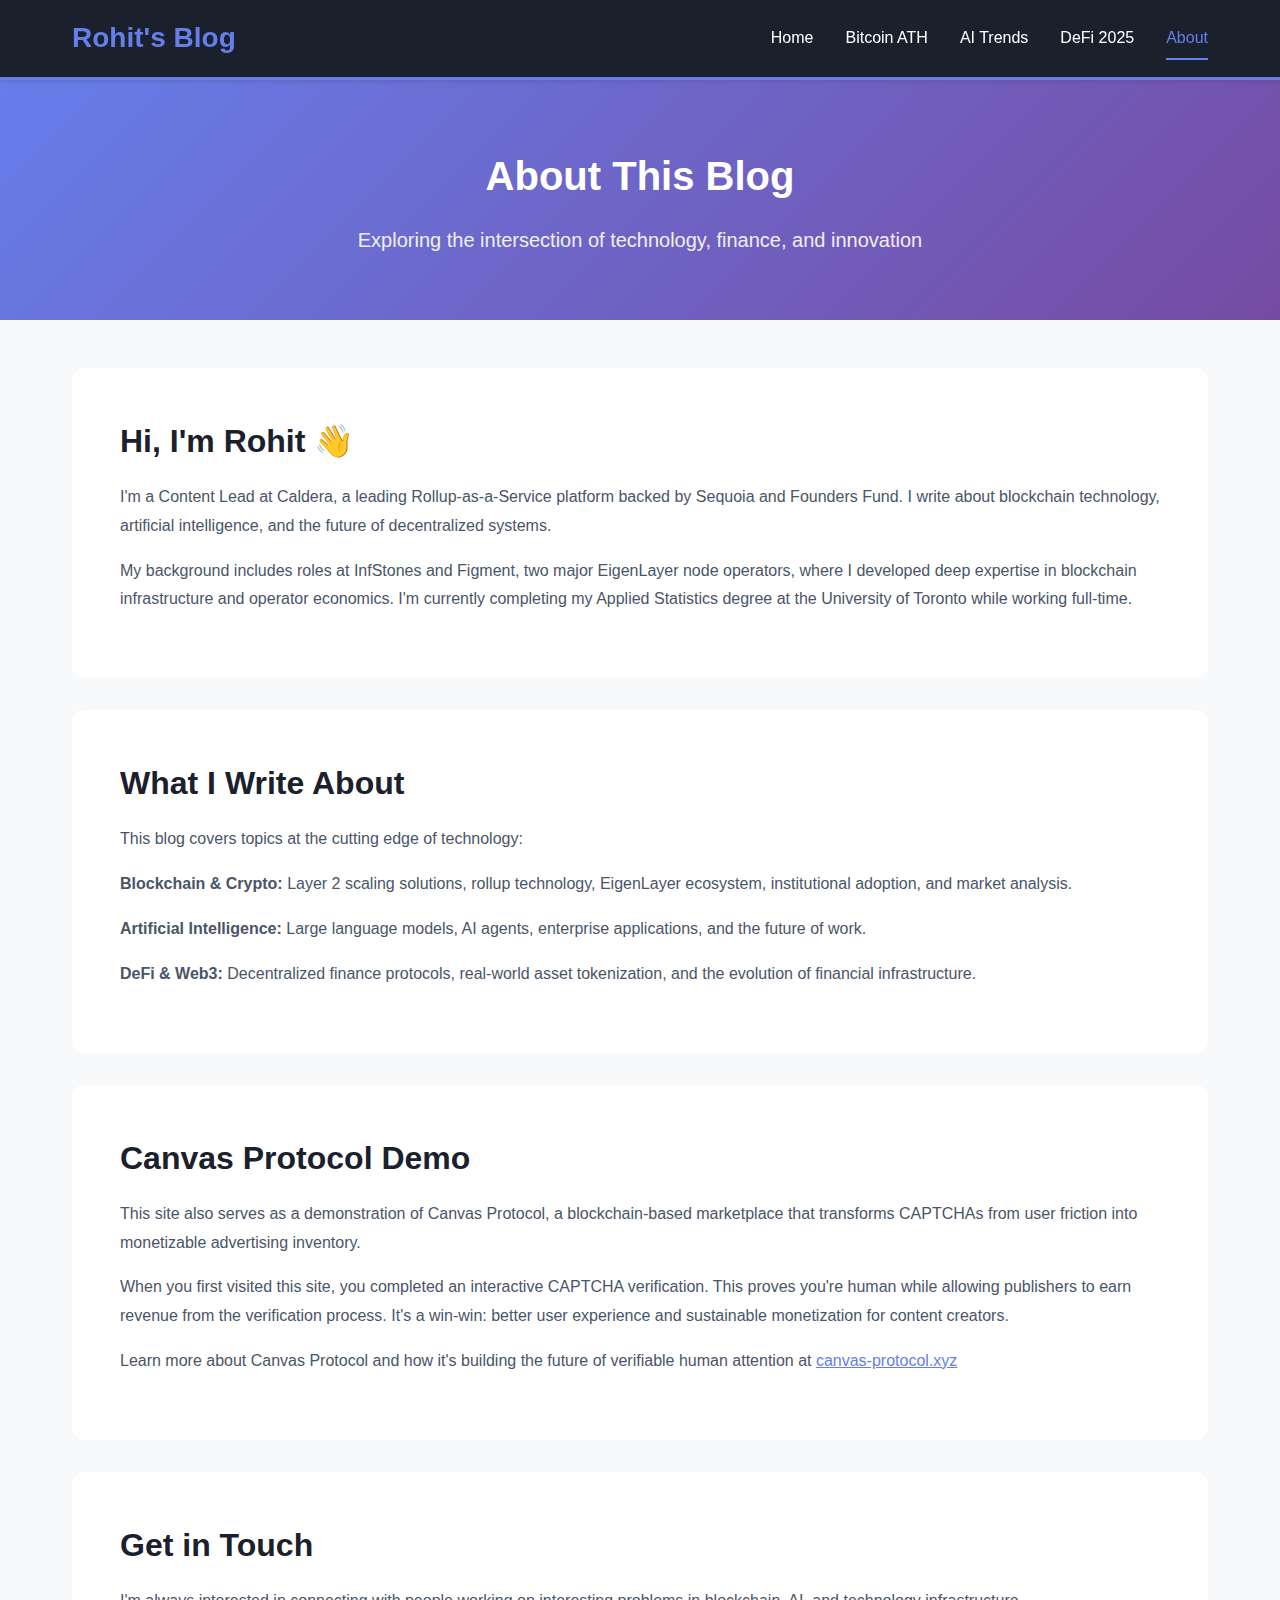
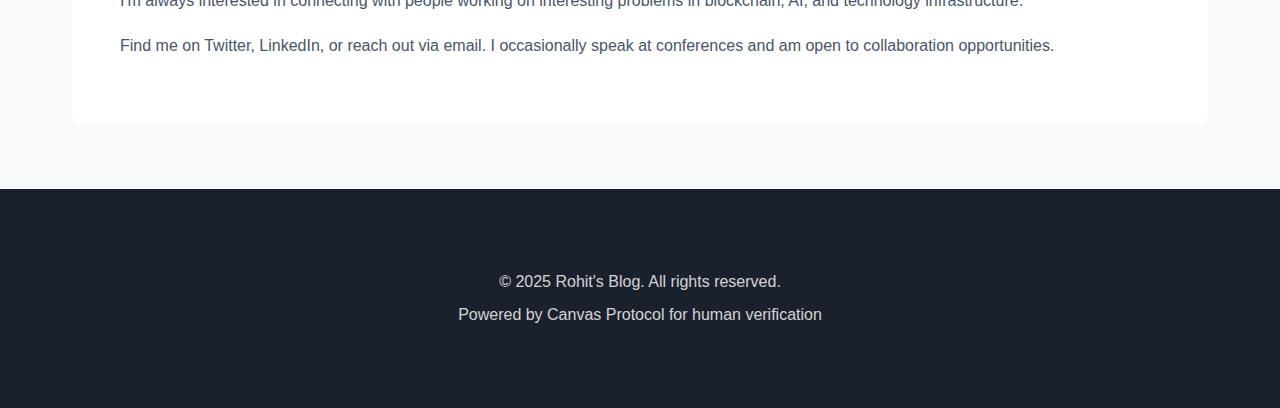
<file: about.html>
<!DOCTYPE html>
<html lang="en">
<head>
    <meta charset="UTF-8">
    <meta name="viewport" content="width=device-width, initial-scale=1.0">
    <title>About | Rohit's Blog</title>
    <link rel="stylesheet" href="styles.css">
</head>
<body>
    <header class="header">
        <div class="nav-container">
            <div class="logo">Rohit's Blog</div>
            <nav class="nav-links">
                <a href="index.html">Home</a>
                <a href="article-bitcoin.html">Bitcoin ATH</a>
                <a href="article-ai.html">AI Trends</a>
                <a href="article-defi.html">DeFi 2025</a>
                <a href="about.html" class="active">About</a>
            </nav>
        </div>
    </header>

    <div class="hero">
        <div class="hero-content">
            <h1>About This Blog</h1>
            <p>Exploring the intersection of technology, finance, and innovation</p>
        </div>
    </div>

    <main class="container">
        <div class="about-section">
            <h2>Hi, I'm Rohit 👋</h2>
            <p>
                I'm a Content Lead at Caldera, a leading Rollup-as-a-Service platform backed by Sequoia and Founders Fund. I write about blockchain technology, artificial intelligence, and the future of decentralized systems.
            </p>
            <p>
                My background includes roles at InfStones and Figment, two major EigenLayer node operators, where I developed deep expertise in blockchain infrastructure and operator economics. I'm currently completing my Applied Statistics degree at the University of Toronto while working full-time.
            </p>
        </div>

        <div class="about-section">
            <h2>What I Write About</h2>
            <p>
                This blog covers topics at the cutting edge of technology:
            </p>
            <p>
                <strong>Blockchain & Crypto:</strong> Layer 2 scaling solutions, rollup technology, EigenLayer ecosystem, institutional adoption, and market analysis.
            </p>
            <p>
                <strong>Artificial Intelligence:</strong> Large language models, AI agents, enterprise applications, and the future of work.
            </p>
            <p>
                <strong>DeFi & Web3:</strong> Decentralized finance protocols, real-world asset tokenization, and the evolution of financial infrastructure.
            </p>
        </div>

        <div class="about-section">
            <h2>Canvas Protocol Demo</h2>
            <p>
                This site also serves as a demonstration of Canvas Protocol, a blockchain-based marketplace that transforms CAPTCHAs from user friction into monetizable advertising inventory.
            </p>
            <p>
                When you first visited this site, you completed an interactive CAPTCHA verification. This proves you're human while allowing publishers to earn revenue from the verification process. It's a win-win: better user experience and sustainable monetization for content creators.
            </p>
            <p>
                Learn more about Canvas Protocol and how it's building the future of verifiable human attention at <a href="https://canvas-protocol.xyz" style="color: #667eea;">canvas-protocol.xyz</a>
            </p>
        </div>

        <div class="about-section">
            <h2>Get in Touch</h2>
            <p>
                I'm always interested in connecting with people working on interesting problems in blockchain, AI, and technology infrastructure.
            </p>
            <p>
                Find me on Twitter, LinkedIn, or reach out via email. I occasionally speak at conferences and am open to collaboration opportunities.
            </p>
        </div>
    </main>

    <footer class="footer">
        <div class="container">
            <p>&copy; 2025 Rohit's Blog. All rights reserved.</p>
            <p>Powered by Canvas Protocol for human verification</p>
        </div>
    </footer>
</body>
</html>
</file>
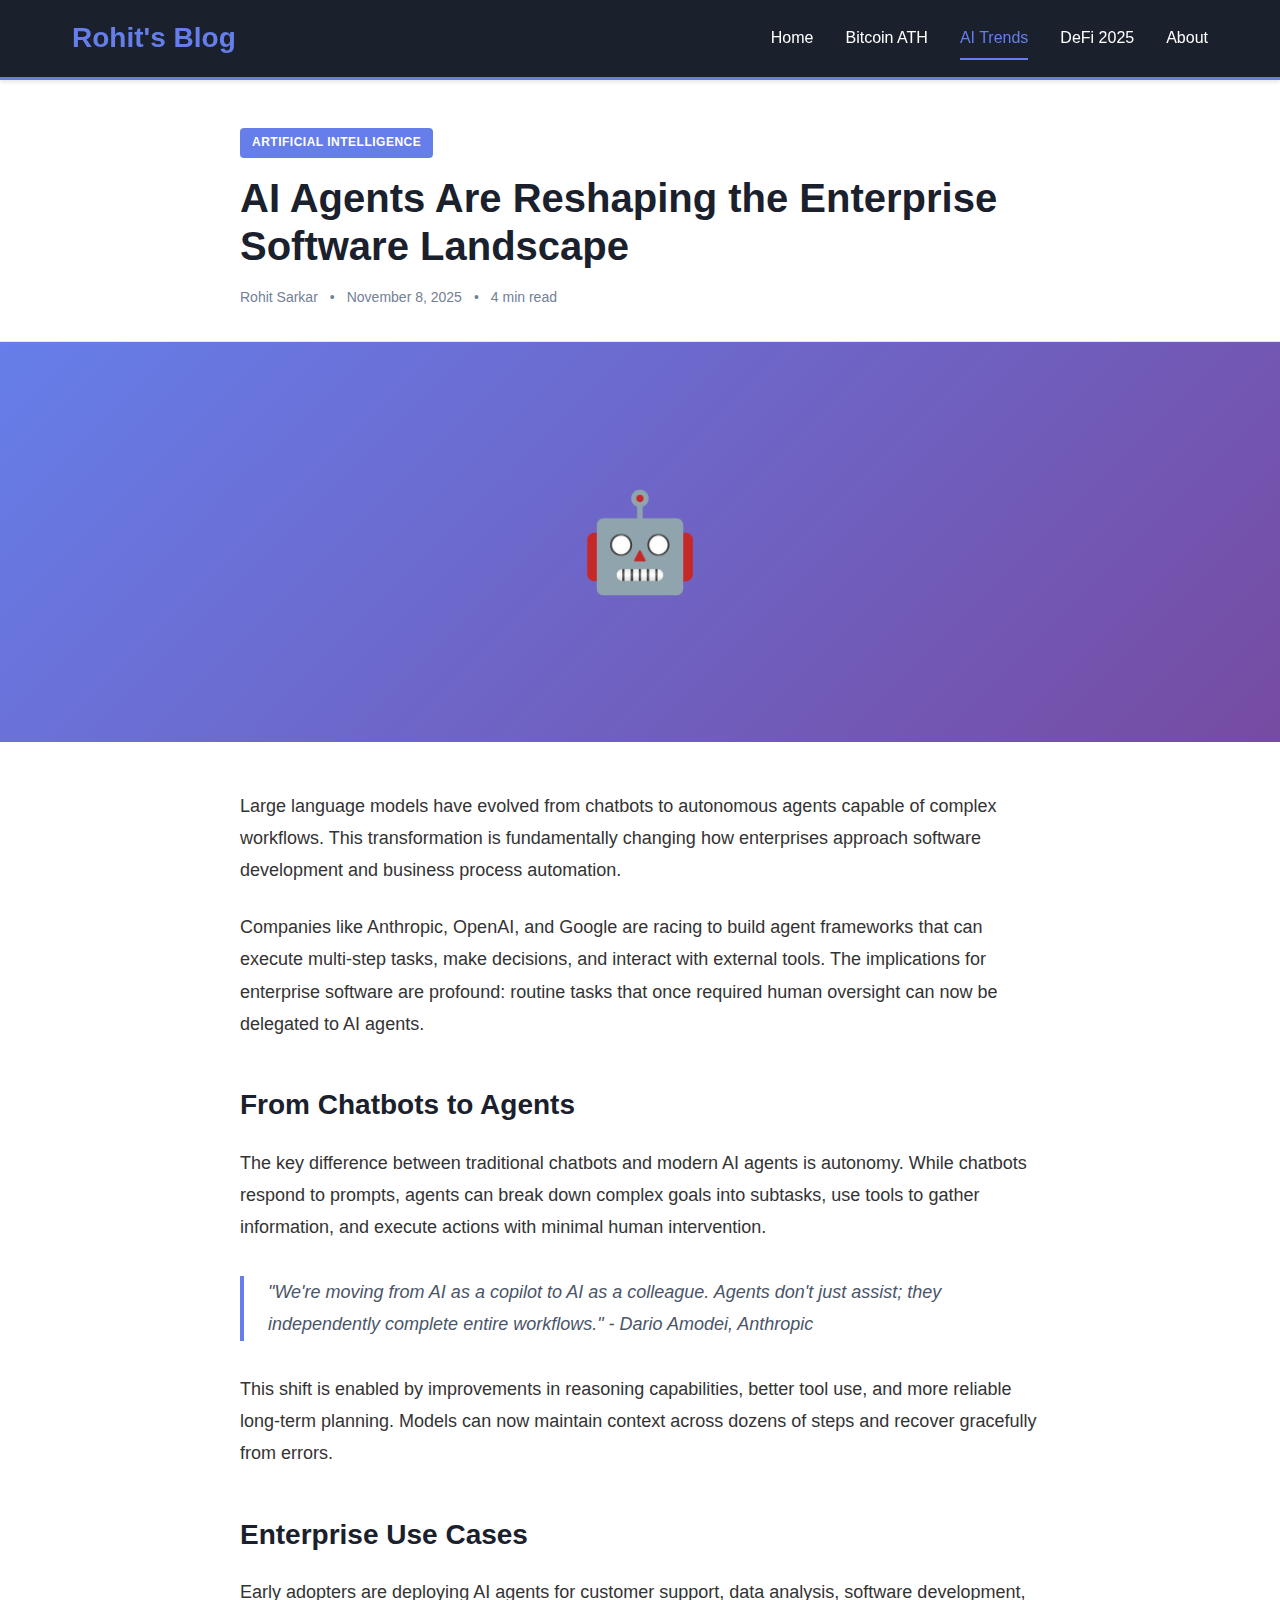
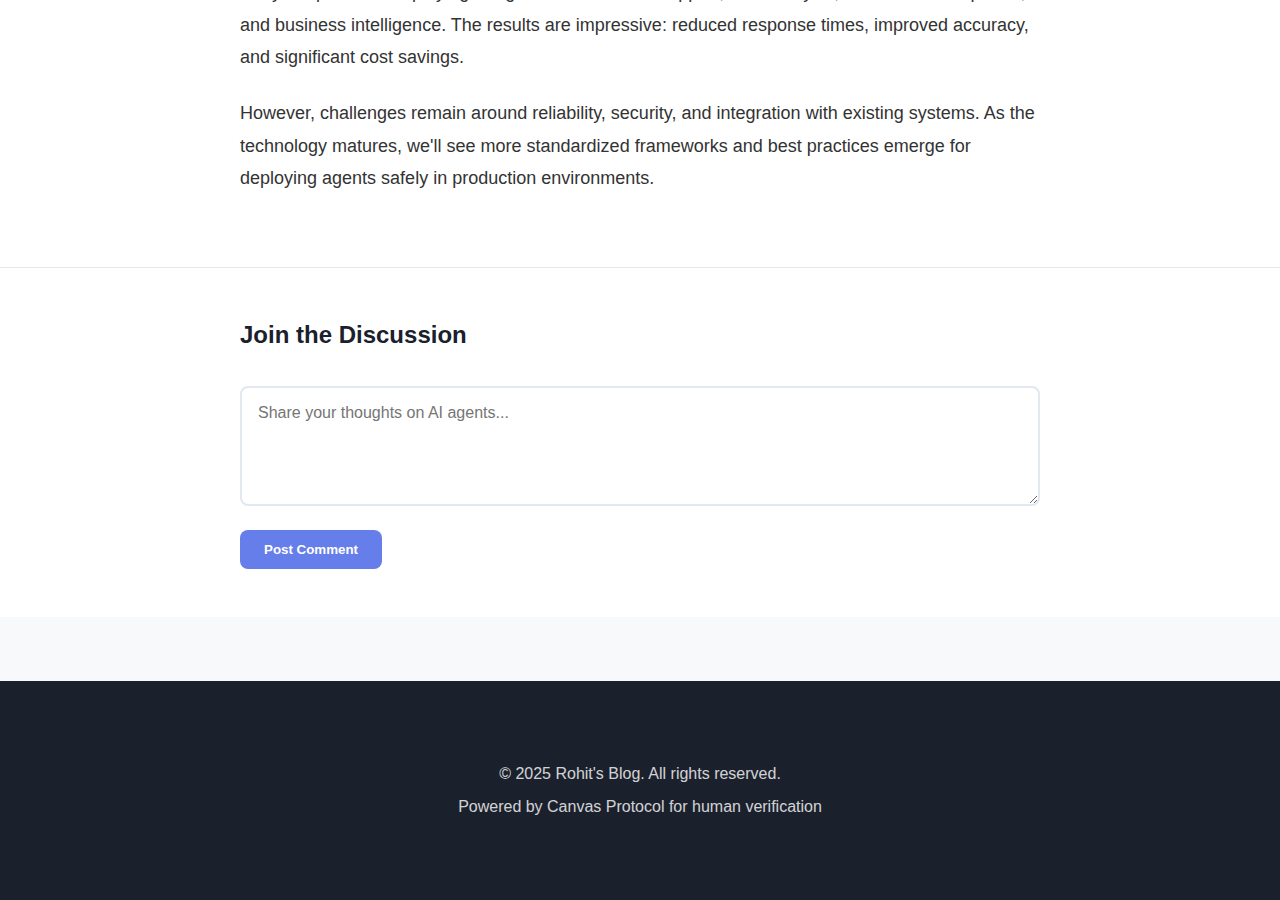
<file: article-ai.html>
<!DOCTYPE html>
<html lang="en">
<head>
    <meta charset="UTF-8">
    <meta name="viewport" content="width=device-width, initial-scale=1.0">
    <title>AI Agents Reshaping Enterprise | Rohit's Blog</title>
    <link rel="stylesheet" href="styles.css">
</head>
<body>
    <header class="header">
        <div class="nav-container">
            <div class="logo">Rohit's Blog</div>
            <nav class="nav-links">
                <a href="index.html">Home</a>
                <a href="article-bitcoin.html">Bitcoin ATH</a>
                <a href="article-ai.html" class="active">AI Trends</a>
                <a href="article-defi.html">DeFi 2025</a>
                <a href="about.html">About</a>
            </nav>
        </div>
    </header>

    <div class="article-header">
        <div class="article-header-content">
            <span class="category">ARTIFICIAL INTELLIGENCE</span>
            <h1 class="article-title">AI Agents Are Reshaping the Enterprise Software Landscape</h1>
            <div class="article-meta">
                <span>Rohit Sarkar</span>
                <span>•</span>
                <span>November 8, 2025</span>
                <span>•</span>
                <span>4 min read</span>
            </div>
        </div>
    </div>

    <div class="article-hero-image ai-bg">🤖</div>

    <article class="article-body">
        <div class="article-body-content">
            <p>
                Large language models have evolved from chatbots to autonomous agents capable of complex workflows. This transformation is fundamentally changing how enterprises approach software development and business process automation.
            </p>

            <p>
                Companies like Anthropic, OpenAI, and Google are racing to build agent frameworks that can execute multi-step tasks, make decisions, and interact with external tools. The implications for enterprise software are profound: routine tasks that once required human oversight can now be delegated to AI agents.
            </p>

            <h2>From Chatbots to Agents</h2>

            <p>
                The key difference between traditional chatbots and modern AI agents is autonomy. While chatbots respond to prompts, agents can break down complex goals into subtasks, use tools to gather information, and execute actions with minimal human intervention.
            </p>

            <blockquote>
                "We're moving from AI as a copilot to AI as a colleague. Agents don't just assist; they independently complete entire workflows." - Dario Amodei, Anthropic
            </blockquote>

            <p>
                This shift is enabled by improvements in reasoning capabilities, better tool use, and more reliable long-term planning. Models can now maintain context across dozens of steps and recover gracefully from errors.
            </p>

            <h2>Enterprise Use Cases</h2>

            <p>
                Early adopters are deploying AI agents for customer support, data analysis, software development, and business intelligence. The results are impressive: reduced response times, improved accuracy, and significant cost savings.
            </p>

            <p>
                However, challenges remain around reliability, security, and integration with existing systems. As the technology matures, we'll see more standardized frameworks and best practices emerge for deploying agents safely in production environments.
            </p>
        </div>
    </article>

    <div class="comment-section">
        <div class="comment-section-content">
            <h3>Join the Discussion</h3>
            <form class="comment-form">
                <textarea placeholder="Share your thoughts on AI agents..."></textarea>
                <button type="submit" class="submit-comment-btn">Post Comment</button>
            </form>
        </div>
    </div>

    <footer class="footer">
        <div class="container">
            <p>&copy; 2025 Rohit's Blog. All rights reserved.</p>
            <p>Powered by Canvas Protocol for human verification</p>
        </div>
    </footer>
</body>
</html>
</file>
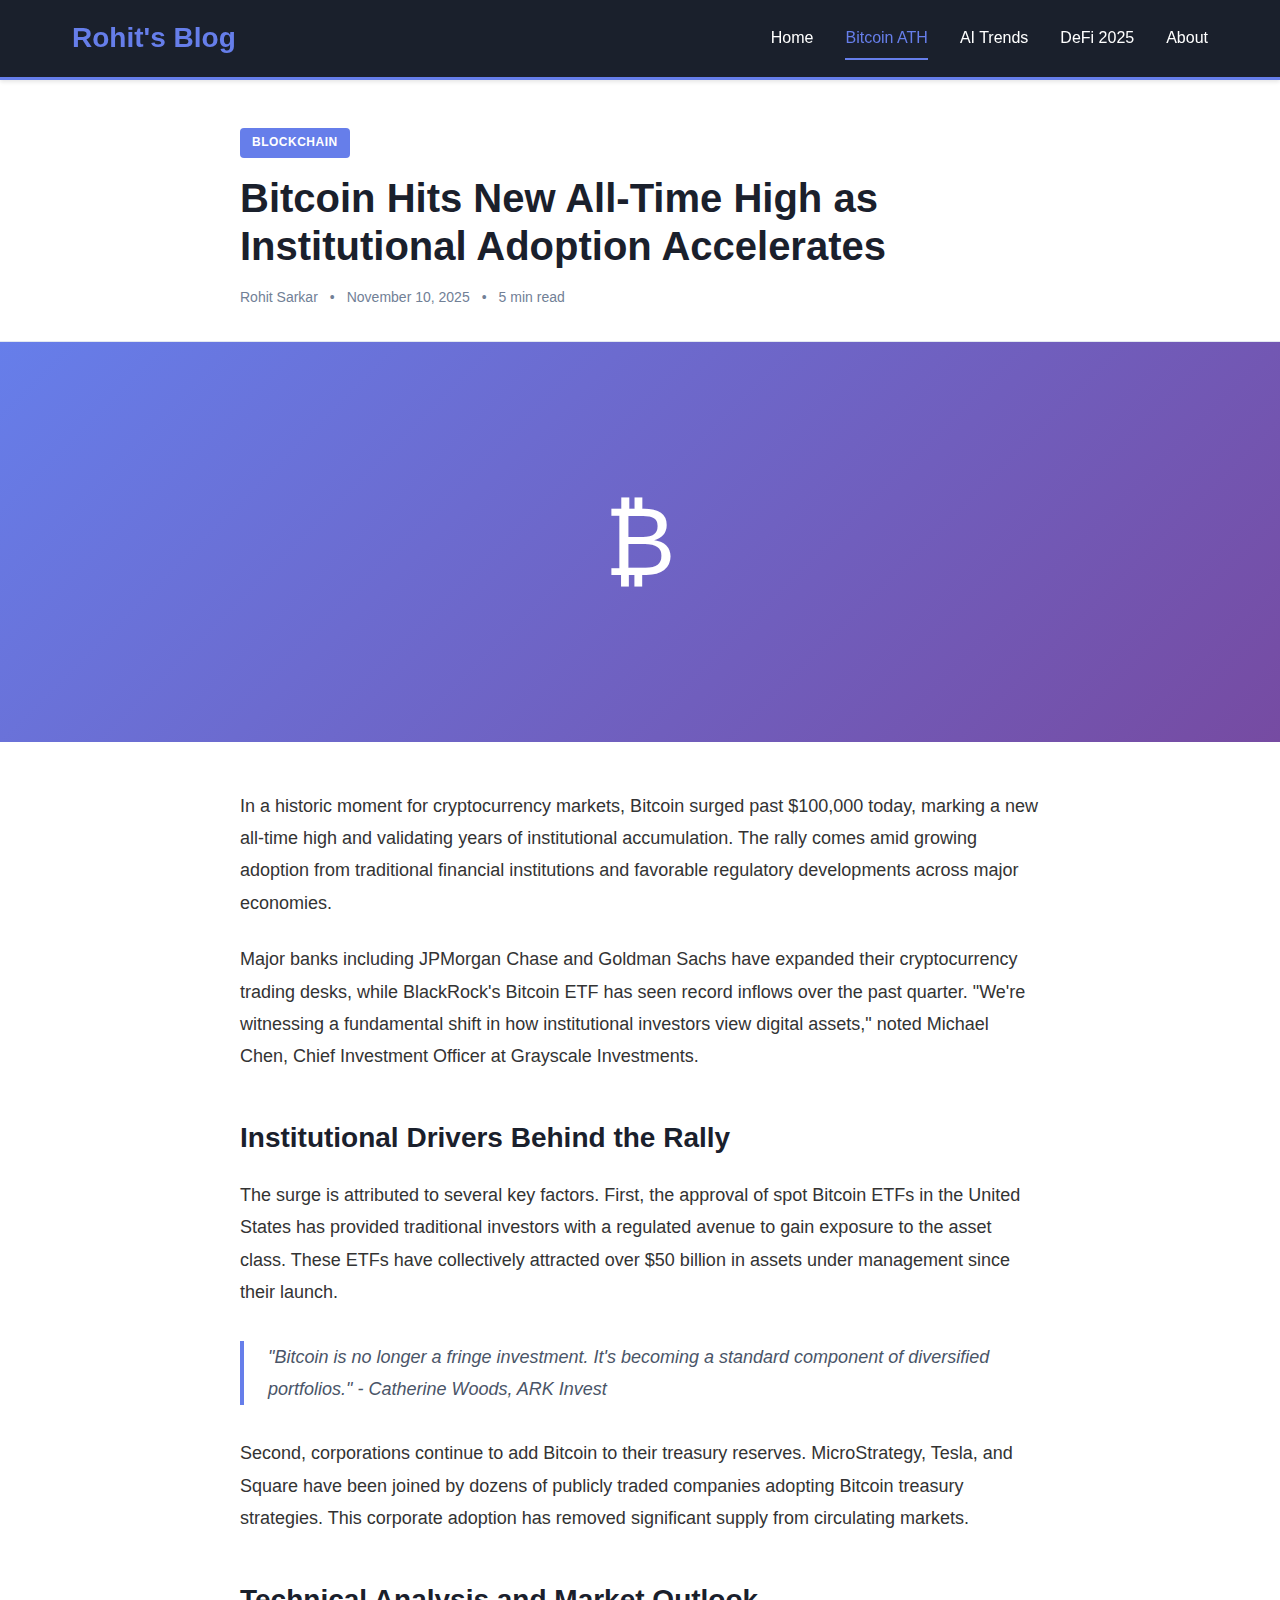
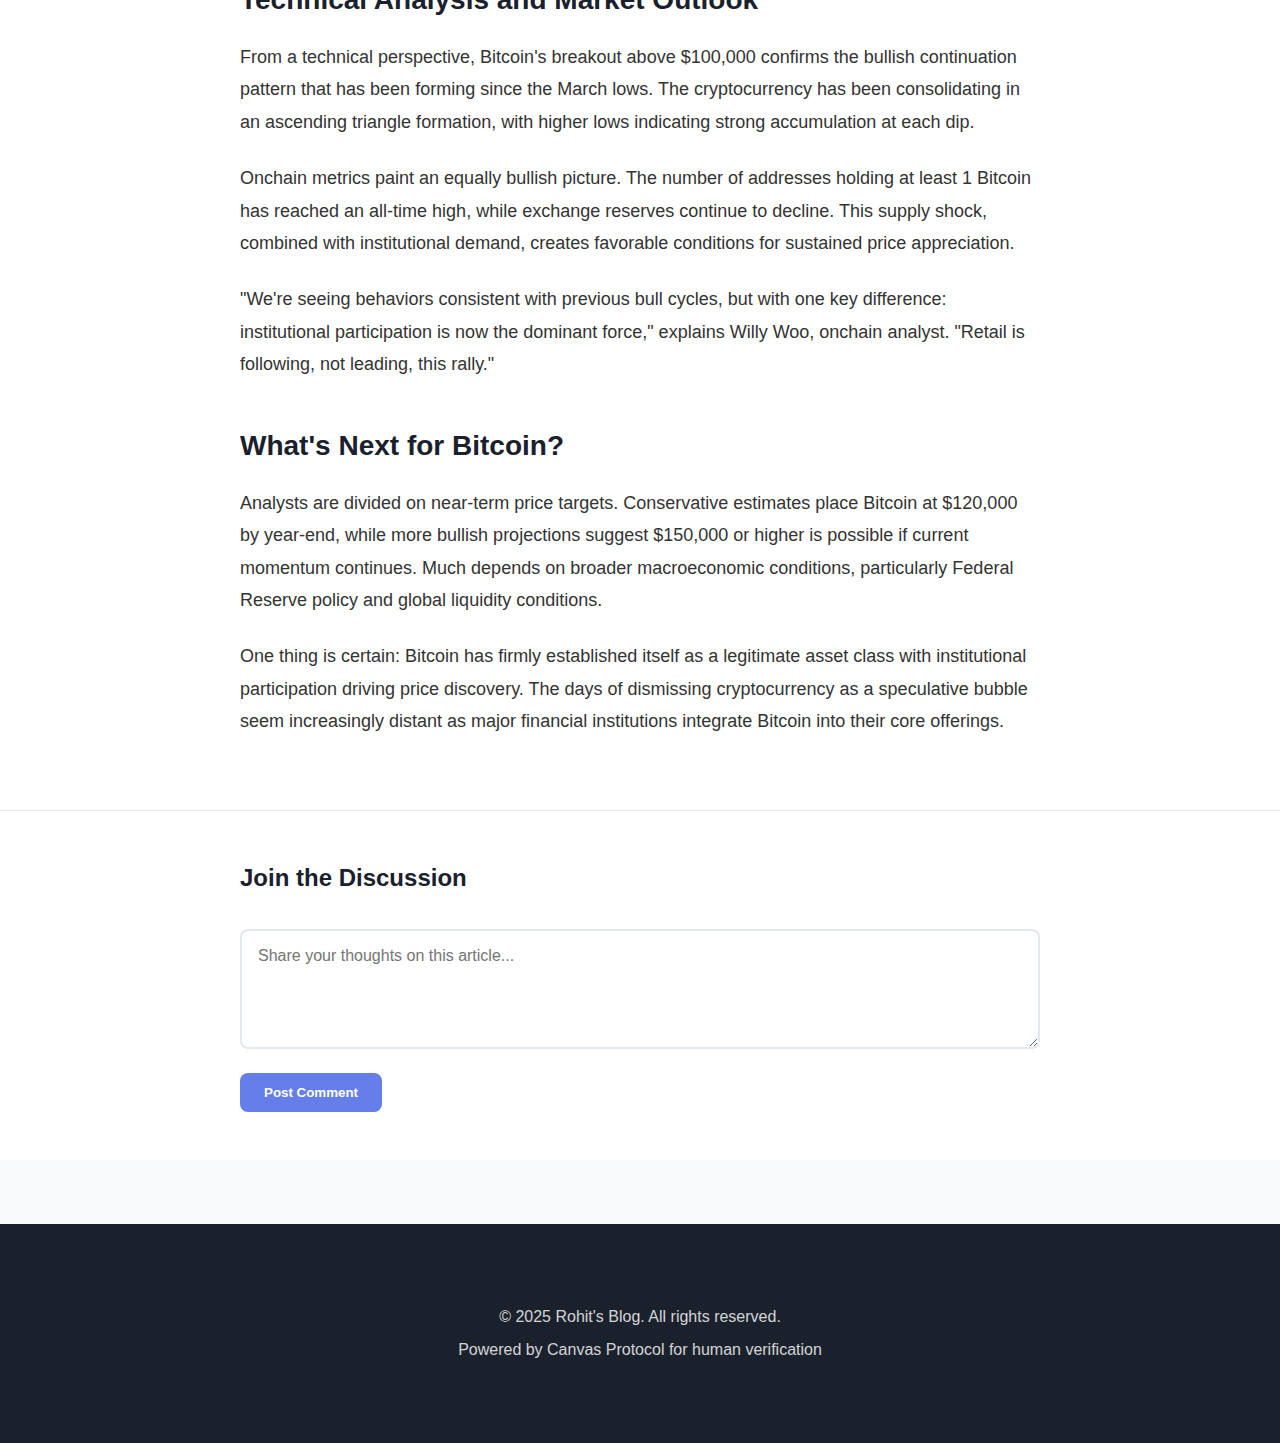
<file: article-bitcoin.html>
<!DOCTYPE html>
<html lang="en">
<head>
    <meta charset="UTF-8">
    <meta name="viewport" content="width=device-width, initial-scale=1.0">
    <title>Bitcoin Hits New All-Time High | Rohit's Blog</title>
    <link rel="stylesheet" href="styles.css">
</head>
<body>
    <!-- Navigation -->
    <header class="header">
        <div class="nav-container">
            <div class="logo">Rohit's Blog</div>
            <nav class="nav-links">
                <a href="index.html">Home</a>
                <a href="article-bitcoin.html" class="active">Bitcoin ATH</a>
                <a href="article-ai.html">AI Trends</a>
                <a href="article-defi.html">DeFi 2025</a>
                <a href="about.html">About</a>
            </nav>
        </div>
    </header>

    <!-- Article Header -->
    <div class="article-header">
        <div class="article-header-content">
            <span class="category">BLOCKCHAIN</span>
            <h1 class="article-title">Bitcoin Hits New All-Time High as Institutional Adoption Accelerates</h1>
            <div class="article-meta">
                <span>Rohit Sarkar</span>
                <span>•</span>
                <span>November 10, 2025</span>
                <span>•</span>
                <span>5 min read</span>
            </div>
        </div>
    </div>

    <!-- Hero Image -->
    <div class="article-hero-image bitcoin-bg">₿</div>

    <!-- Article Body -->
    <article class="article-body">
        <div class="article-body-content">
            <p>
                In a historic moment for cryptocurrency markets, Bitcoin surged past $100,000 today, marking a new all-time high and validating years of institutional accumulation. The rally comes amid growing adoption from traditional financial institutions and favorable regulatory developments across major economies.
            </p>

            <p>
                Major banks including JPMorgan Chase and Goldman Sachs have expanded their cryptocurrency trading desks, while BlackRock's Bitcoin ETF has seen record inflows over the past quarter. "We're witnessing a fundamental shift in how institutional investors view digital assets," noted Michael Chen, Chief Investment Officer at Grayscale Investments.
            </p>

            <h2>Institutional Drivers Behind the Rally</h2>

            <p>
                The surge is attributed to several key factors. First, the approval of spot Bitcoin ETFs in the United States has provided traditional investors with a regulated avenue to gain exposure to the asset class. These ETFs have collectively attracted over $50 billion in assets under management since their launch.
            </p>

            <blockquote>
                "Bitcoin is no longer a fringe investment. It's becoming a standard component of diversified portfolios." - Catherine Woods, ARK Invest
            </blockquote>

            <p>
                Second, corporations continue to add Bitcoin to their treasury reserves. MicroStrategy, Tesla, and Square have been joined by dozens of publicly traded companies adopting Bitcoin treasury strategies. This corporate adoption has removed significant supply from circulating markets.
            </p>

            <h2>Technical Analysis and Market Outlook</h2>

            <p>
                From a technical perspective, Bitcoin's breakout above $100,000 confirms the bullish continuation pattern that has been forming since the March lows. The cryptocurrency has been consolidating in an ascending triangle formation, with higher lows indicating strong accumulation at each dip.
            </p>

            <p>
                Onchain metrics paint an equally bullish picture. The number of addresses holding at least 1 Bitcoin has reached an all-time high, while exchange reserves continue to decline. This supply shock, combined with institutional demand, creates favorable conditions for sustained price appreciation.
            </p>

            <p>
                "We're seeing behaviors consistent with previous bull cycles, but with one key difference: institutional participation is now the dominant force," explains Willy Woo, onchain analyst. "Retail is following, not leading, this rally."
            </p>

            <h2>What's Next for Bitcoin?</h2>

            <p>
                Analysts are divided on near-term price targets. Conservative estimates place Bitcoin at $120,000 by year-end, while more bullish projections suggest $150,000 or higher is possible if current momentum continues. Much depends on broader macroeconomic conditions, particularly Federal Reserve policy and global liquidity conditions.
            </p>

            <p>
                One thing is certain: Bitcoin has firmly established itself as a legitimate asset class with institutional participation driving price discovery. The days of dismissing cryptocurrency as a speculative bubble seem increasingly distant as major financial institutions integrate Bitcoin into their core offerings.
            </p>
        </div>
    </article>

    <!-- Comment Section -->
    <div class="comment-section">
        <div class="comment-section-content">
            <h3>Join the Discussion</h3>
            <form class="comment-form">
                <textarea placeholder="Share your thoughts on this article..."></textarea>
                <button type="submit" class="submit-comment-btn">Post Comment</button>
            </form>
        </div>
    </div>

    <!-- Footer -->
    <footer class="footer">
        <div class="container">
            <p>&copy; 2025 Rohit's Blog. All rights reserved.</p>
            <p>Powered by Canvas Protocol for human verification</p>
        </div>
    </footer>

    <script>
        console.log('[BLOG] Bitcoin article loaded');
        console.log('[SDK] Deep: Check localStorage for verification token');
        console.log('[SDK] User already verified, so no CAPTCHA shown on this page');
    </script>
</body>
</html>
</file>
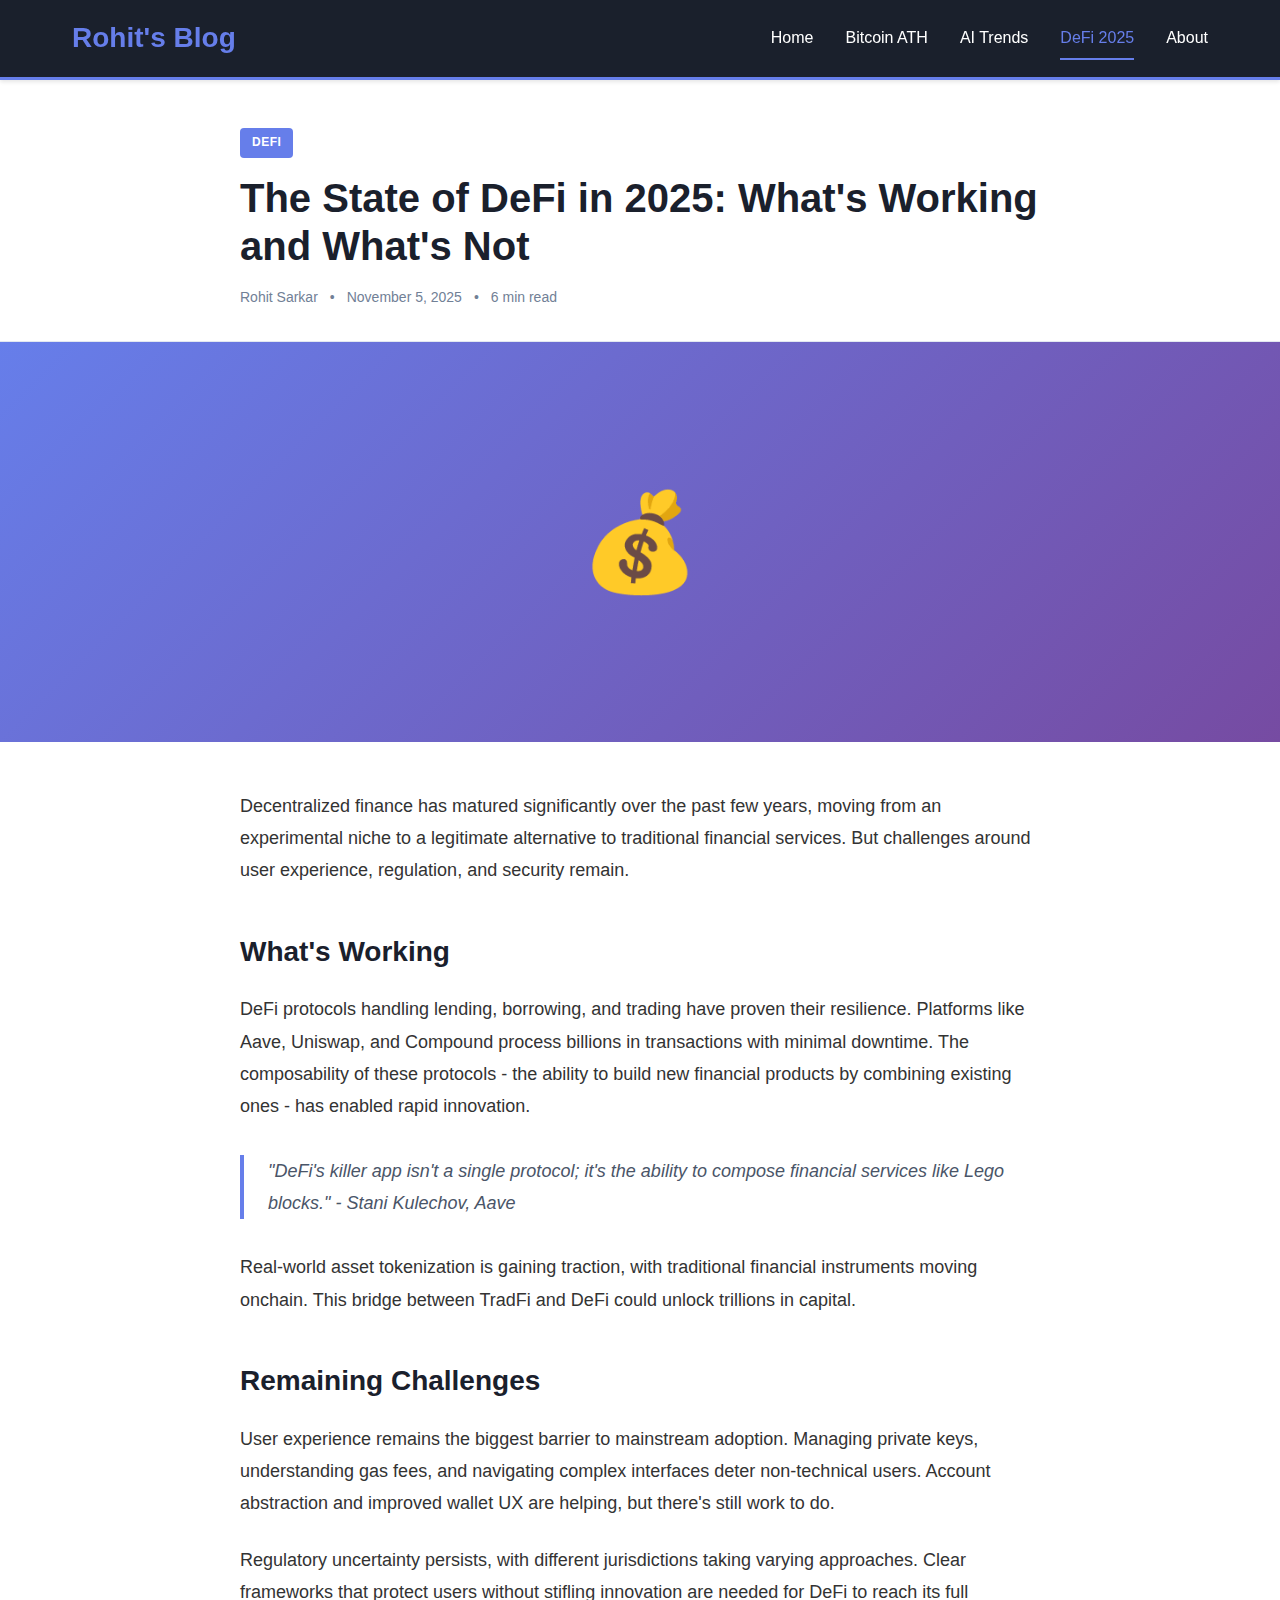
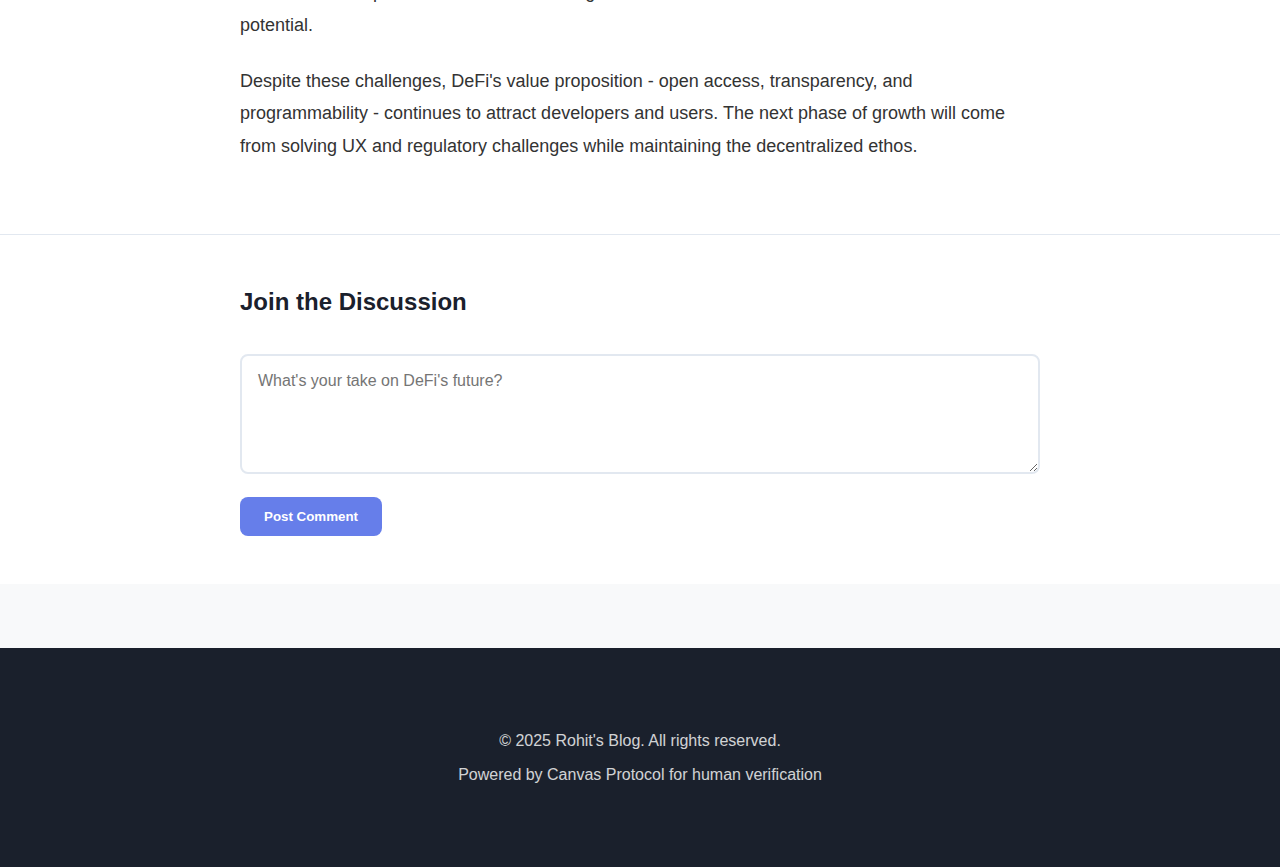
<file: article-defi.html>
<!DOCTYPE html>
<html lang="en">
<head>
    <meta charset="UTF-8">
    <meta charset="UTF-8">
    <meta name="viewport" content="width=device-width, initial-scale=1.0">
    <title>The State of DeFi in 2025 | Rohit's Blog</title>
    <link rel="stylesheet" href="styles.css">
</head>
<body>
    <header class="header">
        <div class="nav-container">
            <div class="logo">Rohit's Blog</div>
            <nav class="nav-links">
                <a href="index.html">Home</a>
                <a href="article-bitcoin.html">Bitcoin ATH</a>
                <a href="article-ai.html">AI Trends</a>
                <a href="article-defi.html" class="active">DeFi 2025</a>
                <a href="about.html">About</a>
            </nav>
        </div>
    </header>

    <div class="article-header">
        <div class="article-header-content">
            <span class="category">DEFI</span>
            <h1 class="article-title">The State of DeFi in 2025: What's Working and What's Not</h1>
            <div class="article-meta">
                <span>Rohit Sarkar</span>
                <span>•</span>
                <span>November 5, 2025</span>
                <span>•</span>
                <span>6 min read</span>
            </div>
        </div>
    </div>

    <div class="article-hero-image defi-bg">💰</div>

    <article class="article-body">
        <div class="article-body-content">
            <p>
                Decentralized finance has matured significantly over the past few years, moving from an experimental niche to a legitimate alternative to traditional financial services. But challenges around user experience, regulation, and security remain.
            </p>

            <h2>What's Working</h2>

            <p>
                DeFi protocols handling lending, borrowing, and trading have proven their resilience. Platforms like Aave, Uniswap, and Compound process billions in transactions with minimal downtime. The composability of these protocols - the ability to build new financial products by combining existing ones - has enabled rapid innovation.
            </p>

            <blockquote>
                "DeFi's killer app isn't a single protocol; it's the ability to compose financial services like Lego blocks." - Stani Kulechov, Aave
            </blockquote>

            <p>
                Real-world asset tokenization is gaining traction, with traditional financial instruments moving onchain. This bridge between TradFi and DeFi could unlock trillions in capital.
            </p>

            <h2>Remaining Challenges</h2>

            <p>
                User experience remains the biggest barrier to mainstream adoption. Managing private keys, understanding gas fees, and navigating complex interfaces deter non-technical users. Account abstraction and improved wallet UX are helping, but there's still work to do.
            </p>

            <p>
                Regulatory uncertainty persists, with different jurisdictions taking varying approaches. Clear frameworks that protect users without stifling innovation are needed for DeFi to reach its full potential.
            </p>

            <p>
                Despite these challenges, DeFi's value proposition - open access, transparency, and programmability - continues to attract developers and users. The next phase of growth will come from solving UX and regulatory challenges while maintaining the decentralized ethos.
            </p>
        </div>
    </article>

    <div class="comment-section">
        <div class="comment-section-content">
            <h3>Join the Discussion</h3>
            <form class="comment-form">
                <textarea placeholder="What's your take on DeFi's future?"></textarea>
                <button type="submit" class="submit-comment-btn">Post Comment</button>
            </form>
        </div>
    </div>

    <footer class="footer">
        <div class="container">
            <p>&copy; 2025 Rohit's Blog. All rights reserved.</p>
            <p>Powered by Canvas Protocol for human verification</p>
        </div>
    </footer>
</body>
</html>
</file>
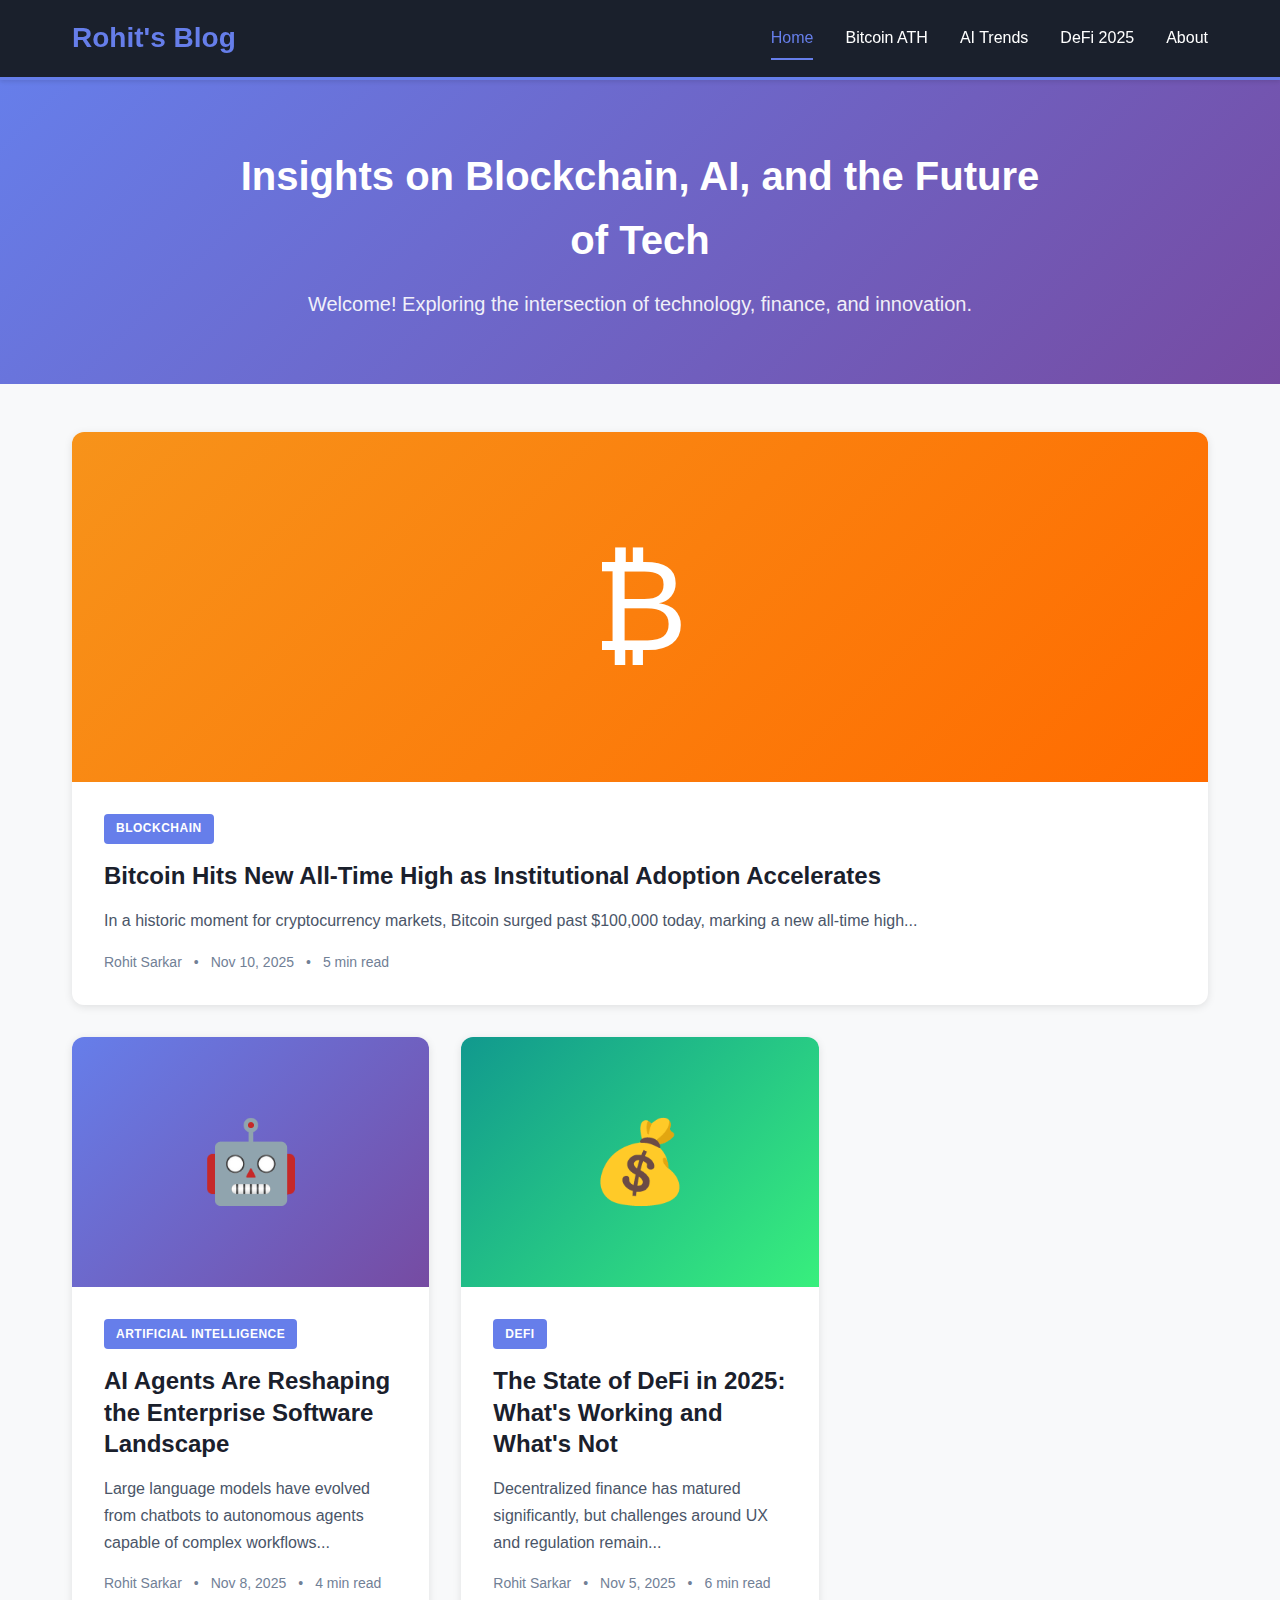
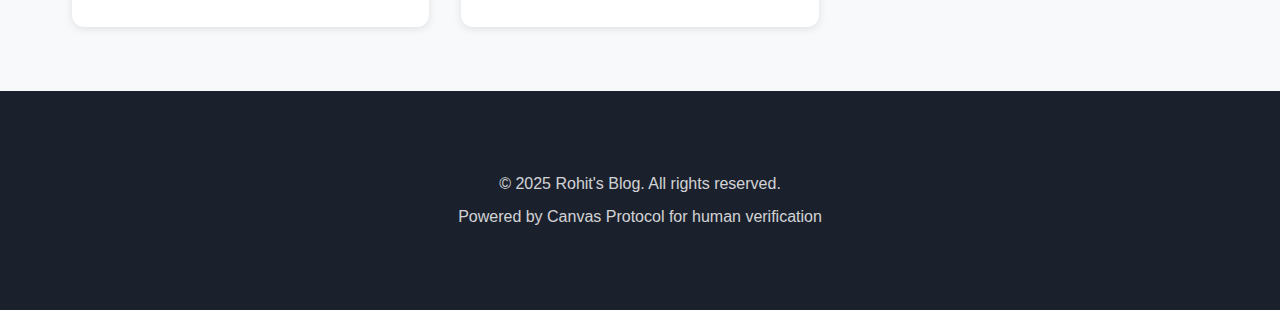
<file: index (8).html>
<!DOCTYPE html>
<html lang="en">
<head>
    <meta charset="UTF-8">
    <meta name="viewport" content="width=device-width, initial-scale=1.0">
    <title>Rohit's Tech Blog | Latest in Blockchain & AI</title>
    <link rel="stylesheet" href="styles.css">
</head>
<body>
    <!-- Navigation -->
    <header class="header">
        <div class="nav-container">
            <div class="logo">Rohit's Blog</div>
            <nav class="nav-links">
                <a href="index.html" class="active">Home</a>
                <a href="article-bitcoin.html">Bitcoin ATH</a>
                <a href="article-ai.html">AI Trends</a>
                <a href="article-defi.html">DeFi 2025</a>
                <a href="about.html">About</a>
            </nav>
        </div>
    </header>

    <!-- Hero Section -->
    <section class="hero">
        <div class="hero-content">
            <h1>Insights on Blockchain, AI, and the Future of Tech</h1>
            <p>Welcome! Exploring the intersection of technology, finance, and innovation.</p>
        </div>
    </section>

    <!-- Article Grid -->
    <main class="container">
        <div class="articles-grid">
            <!-- Featured Article -->
            <article class="article-card featured">
                <div class="article-image bitcoin-bg">₿</div>
                <div class="article-content">
                    <span class="category">BLOCKCHAIN</span>
                    <h2><a href="article-bitcoin.html">Bitcoin Hits New All-Time High as Institutional Adoption Accelerates</a></h2>
                    <p>In a historic moment for cryptocurrency markets, Bitcoin surged past $100,000 today, marking a new all-time high...</p>
                    <div class="article-meta">
                        <span>Rohit Sarkar</span>
                        <span>•</span>
                        <span>Nov 10, 2025</span>
                        <span>•</span>
                        <span>5 min read</span>
                    </div>
                </div>
            </article>

            <!-- Regular Articles -->
            <article class="article-card">
                <div class="article-image ai-bg">🤖</div>
                <div class="article-content">
                    <span class="category">ARTIFICIAL INTELLIGENCE</span>
                    <h2><a href="article-ai.html">AI Agents Are Reshaping the Enterprise Software Landscape</a></h2>
                    <p>Large language models have evolved from chatbots to autonomous agents capable of complex workflows...</p>
                    <div class="article-meta">
                        <span>Rohit Sarkar</span>
                        <span>•</span>
                        <span>Nov 8, 2025</span>
                        <span>•</span>
                        <span>4 min read</span>
                    </div>
                </div>
            </article>

            <article class="article-card">
                <div class="article-image defi-bg">💰</div>
                <div class="article-content">
                    <span class="category">DEFI</span>
                    <h2><a href="article-defi.html">The State of DeFi in 2025: What's Working and What's Not</a></h2>
                    <p>Decentralized finance has matured significantly, but challenges around UX and regulation remain...</p>
                    <div class="article-meta">
                        <span>Rohit Sarkar</span>
                        <span>•</span>
                        <span>Nov 5, 2025</span>
                        <span>•</span>
                        <span>6 min read</span>
                    </div>
                </div>
            </article>
        </div>
    </main>

    <!-- Footer -->
    <footer class="footer">
        <div class="container">
            <p>&copy; 2025 Rohit's Blog. All rights reserved.</p>
            <p>Powered by Canvas Protocol for human verification</p>
        </div>
    </footer>

    <script>
        // Deep's SDK will check for verification token here
        // If no token found, SDK shows CAPTCHA overlay
        // After verification, token is stored and user can browse freely
        
        console.log('[BLOG] Homepage loaded');
        console.log('[SDK] Deep will add: Check localStorage for "canvas_verified" token');
        console.log('[SDK] If no token → show CAPTCHA overlay');
        console.log('[SDK] If token exists → user verified, allow access');
    </script>

    <!-- Deep will add Canvas SDK here -->
    <!-- <script src="https://sdk.canvas-protocol.xyz/canvas-sdk.js"></script> -->
    <!-- <script>
        CanvasProtocol.init({
            publisherId: 'rohits-blog',
            mode: 'site-gate',
            onSuccess: function(result) {
                // Store verification token
                localStorage.setItem('canvas_verified', 'true');
                localStorage.setItem('canvas_verified_timestamp', Date.now());
            }
        });
    </script> -->
</body>
</html>
</file>
<file: styles.css>
* {
    margin: 0;
    padding: 0;
    box-sizing: border-box;
}

body {
    font-family: -apple-system, BlinkMacSystemFont, "Segoe UI", Roboto, Helvetica, Arial, sans-serif;
    line-height: 1.6;
    color: #333;
    background: #f8f9fa;
}

/* Header / Navigation */
.header {
    background: #1a202c;
    color: white;
    padding: 1rem 0;
    border-bottom: 3px solid #667eea;
    position: sticky;
    top: 0;
    z-index: 1000;
    box-shadow: 0 2px 4px rgba(0,0,0,0.1);
}

.nav-container {
    max-width: 1200px;
    margin: 0 auto;
    padding: 0 2rem;
    display: flex;
    justify-content: space-between;
    align-items: center;
}

.logo {
    font-size: 1.75rem;
    font-weight: 800;
    color: #667eea;
}

.nav-links {
    display: flex;
    gap: 2rem;
}

.nav-links a {
    color: white;
    text-decoration: none;
    font-weight: 500;
    transition: color 0.2s;
    padding: 0.5rem 0;
    border-bottom: 2px solid transparent;
}

.nav-links a:hover,
.nav-links a.active {
    color: #667eea;
    border-bottom-color: #667eea;
}

/* Hero Section */
.hero {
    background: linear-gradient(135deg, #667eea 0%, #764ba2 100%);
    color: white;
    padding: 4rem 2rem;
    text-align: center;
}

.hero-content h1 {
    font-size: 2.5rem;
    margin-bottom: 1rem;
    max-width: 800px;
    margin-left: auto;
    margin-right: auto;
}

.hero-content p {
    font-size: 1.25rem;
    opacity: 0.9;
}

/* Container */
.container {
    max-width: 1200px;
    margin: 3rem auto;
    padding: 0 2rem;
}

/* Articles Grid */
.articles-grid {
    display: grid;
    grid-template-columns: repeat(auto-fit, minmax(350px, 1fr));
    gap: 2rem;
}

.article-card {
    background: white;
    border-radius: 12px;
    overflow: hidden;
    box-shadow: 0 2px 8px rgba(0, 0, 0, 0.1);
    transition: transform 0.2s, box-shadow 0.2s;
}

.article-card:hover {
    transform: translateY(-4px);
    box-shadow: 0 4px 16px rgba(0, 0, 0, 0.15);
}

.article-card.featured {
    grid-column: 1 / -1;
}

.article-image {
    width: 100%;
    height: 250px;
    display: flex;
    align-items: center;
    justify-content: center;
    font-size: 5rem;
    color: white;
}

.featured .article-image {
    height: 350px;
    font-size: 8rem;
}

.bitcoin-bg {
    background: linear-gradient(135deg, #f7931a 0%, #ff6b00 100%);
}

.ai-bg {
    background: linear-gradient(135deg, #667eea 0%, #764ba2 100%);
}

.defi-bg {
    background: linear-gradient(135deg, #11998e 0%, #38ef7d 100%);
}

.article-content {
    padding: 2rem;
}

.category {
    display: inline-block;
    background: #667eea;
    color: white;
    padding: 0.35rem 0.75rem;
    border-radius: 4px;
    font-size: 0.75rem;
    font-weight: 700;
    text-transform: uppercase;
    letter-spacing: 0.5px;
    margin-bottom: 1rem;
}

.article-content h2 {
    font-size: 1.5rem;
    margin-bottom: 1rem;
    line-height: 1.3;
}

.article-content h2 a {
    color: #1a202c;
    text-decoration: none;
    transition: color 0.2s;
}

.article-content h2 a:hover {
    color: #667eea;
}

.article-content p {
    color: #4a5568;
    margin-bottom: 1rem;
    line-height: 1.7;
}

.article-meta {
    display: flex;
    align-items: center;
    gap: 0.75rem;
    color: #718096;
    font-size: 0.875rem;
}

/* Article Page Styles */
.article-header {
    background: white;
    padding: 3rem 2rem 2rem;
    border-bottom: 1px solid #e2e8f0;
}

.article-header-content {
    max-width: 800px;
    margin: 0 auto;
}

.article-title {
    font-size: 2.5rem;
    font-weight: 800;
    line-height: 1.2;
    margin-bottom: 1rem;
    color: #1a202c;
}

.article-hero-image {
    width: 100%;
    height: 400px;
    background: linear-gradient(135deg, #667eea 0%, #764ba2 100%);
    display: flex;
    align-items: center;
    justify-content: center;
    font-size: 6rem;
    color: white;
}

.article-body {
    background: white;
    padding: 3rem 2rem;
}

.article-body-content {
    max-width: 800px;
    margin: 0 auto;
    font-size: 1.125rem;
    line-height: 1.8;
}

.article-body-content p {
    margin-bottom: 1.5rem;
}

.article-body-content h2 {
    font-size: 1.75rem;
    font-weight: 700;
    margin: 2.5rem 0 1rem;
    color: #1a202c;
}

.article-body-content blockquote {
    border-left: 4px solid #667eea;
    padding-left: 1.5rem;
    margin: 2rem 0;
    font-style: italic;
    color: #4a5568;
}

/* Comment Section */
.comment-section {
    background: white;
    padding: 3rem 2rem;
    border-top: 1px solid #e2e8f0;
}

.comment-section-content {
    max-width: 800px;
    margin: 0 auto;
}

.comment-section h3 {
    font-size: 1.5rem;
    margin-bottom: 2rem;
    color: #1a202c;
}

.comment-form textarea {
    width: 100%;
    min-height: 120px;
    padding: 1rem;
    border: 2px solid #e2e8f0;
    border-radius: 8px;
    font-size: 1rem;
    font-family: inherit;
    resize: vertical;
    transition: border-color 0.2s;
}

.comment-form textarea:focus {
    outline: none;
    border-color: #667eea;
}

.submit-comment-btn {
    margin-top: 1rem;
    padding: 0.75rem 1.5rem;
    background: #667eea;
    color: white;
    border: none;
    border-radius: 8px;
    font-weight: 600;
    cursor: pointer;
    transition: background 0.2s;
}

.submit-comment-btn:hover {
    background: #5568d3;
}

/* About Page */
.about-section {
    background: white;
    border-radius: 12px;
    padding: 3rem;
    margin-bottom: 2rem;
}

.about-section h2 {
    font-size: 2rem;
    margin-bottom: 1rem;
    color: #1a202c;
}

.about-section p {
    color: #4a5568;
    line-height: 1.8;
    margin-bottom: 1rem;
}

/* Footer */
.footer {
    background: #1a202c;
    color: white;
    padding: 2rem;
    text-align: center;
    margin-top: 4rem;
}

.footer p {
    margin: 0.5rem 0;
    opacity: 0.8;
}

/* Mobile Responsive */
@media (max-width: 768px) {
    .nav-container {
        flex-direction: column;
        gap: 1rem;
    }

    .nav-links {
        flex-wrap: wrap;
        justify-content: center;
        gap: 1rem;
    }

    .hero-content h1 {
        font-size: 2rem;
    }

    .articles-grid {
        grid-template-columns: 1fr;
    }

    .article-card.featured {
        grid-column: 1;
    }

    .article-title {
        font-size: 2rem;
    }

    .article-header,
    .article-body,
    .comment-section {
        padding: 2rem 1.5rem;
    }
}
</file>
